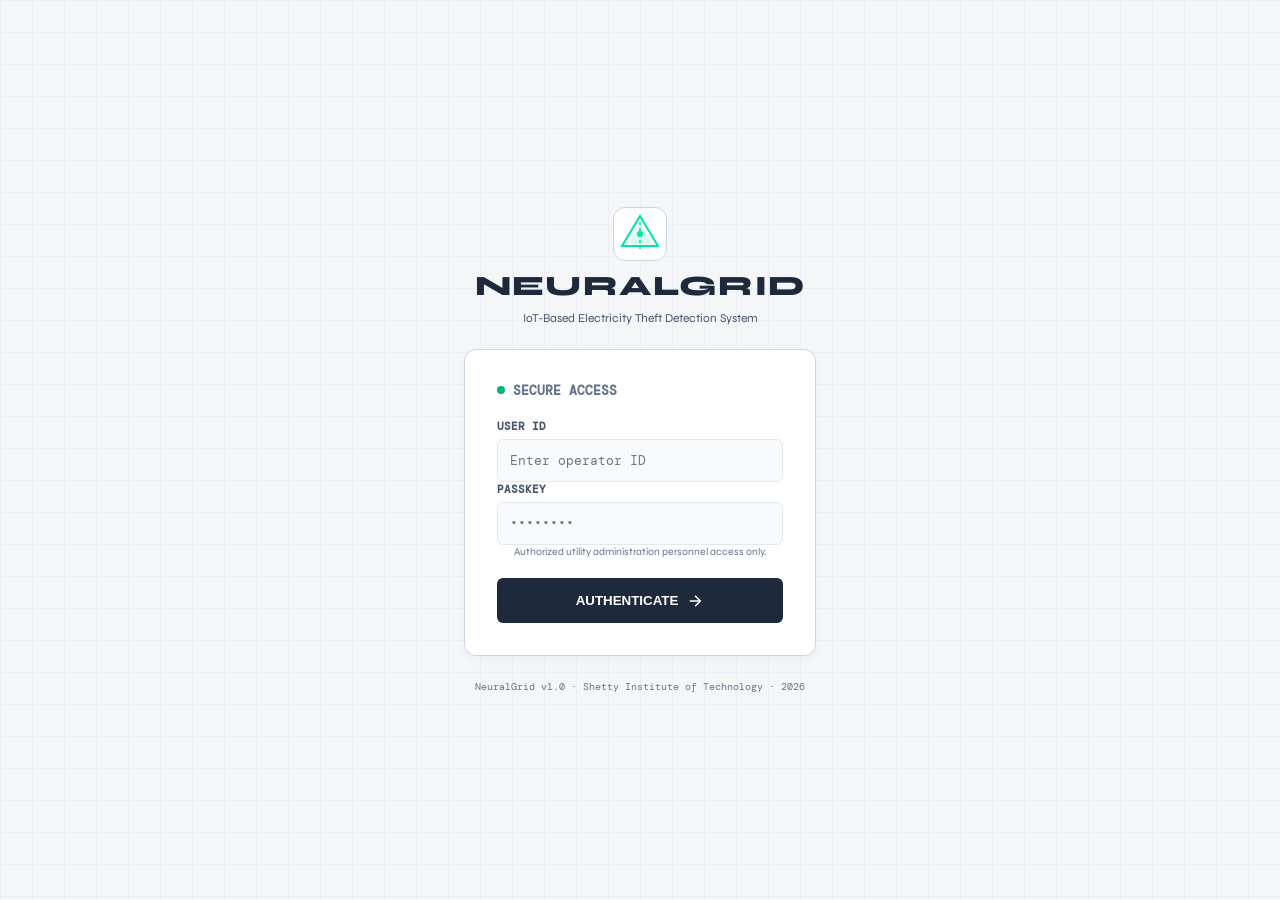
<file: index.html>
<!DOCTYPE html>
<html lang="en">
<head>
  <meta charset="UTF-8" />
  <meta name="viewport" content="width=device-width, initial-scale=1.0"/>
  <title>NeuralGrid — Login</title>
  <link rel="stylesheet" href="style.css" />
  <link href="https://fonts.googleapis.com/css2?family=Syne:wght@400;600;700;800&family=DM+Mono:wght@300;400;500&display=swap" rel="stylesheet"/>
</head>
<body class="login-page">
  <div class="grid-bg"></div>

  <div class="login-container">
    <div class="login-brand">
      <div class="brand-icon">
        <svg width="40" height="40" viewBox="0 0 40 40" fill="none">
          <polygon points="20,2 38,32 2,32" stroke="#00e5a0" stroke-width="2" fill="none"/>
          <polygon points="20,10 32,30 8,30" fill="#00e5a0" opacity="0.15"/>
          <line x1="20" y1="2" x2="20" y2="38" stroke="#00e5a0" stroke-width="1.5" stroke-dasharray="3,3"/>
          <circle cx="20" cy="20" r="3" fill="#00e5a0"/>
        </svg>
      </div>
      <h1 class="brand-name">NEURALGRID</h1>
      <p class="brand-sub">IoT-Based Electricity Theft Detection System</p>
    </div>

    <div class="login-card">
      <div class="login-card-header">
        <span class="status-dot"></span>
        <span class="mono">SECURE ACCESS</span>
      </div>

      <div class="login-fields">
        <div class="field-group">
          <label class="mono">USER ID</label>
          <input type="text" id="username" placeholder="Enter operator ID" autocomplete="off"/>
        </div>
        <div class="field-group">
          <label class="mono">PASSKEY</label>
          <input type="password" id="password" placeholder="••••••••"/>
        </div>
        <div class="login-hint" style="color: var(--muted); font-size: 0.65rem;">
          Authorized utility administration personnel access only.
        </div>
      </div>

      <button class="login-btn" onclick="handleLogin()">
        <span>AUTHENTICATE</span>
        <svg width="18" height="18" viewBox="0 0 24 24" fill="none" stroke="currentColor" stroke-width="2">
          <line x1="5" y1="12" x2="19" y2="12"/>
          <polyline points="12,5 19,12 12,19"/>
        </svg>
      </button>

      <div class="login-error mono" id="loginError">⚠ Invalid credentials</div>
    </div>

    <p class="login-footer mono">NeuralGrid v1.0 · Shetty Institute of Technology · 2026</p>
  </div>

  <script src="app.js"></script>
</body>
</html>
</file>
<file: style.css>
/* ===== NEURALGRID — PROFESSIONAL UTILITY STYLE SYSTEM ===== */

:root, [data-theme="light"] {
  --bg: #f4f6f8;
  --surface: #ffffff;
  --surface-2: #f8fafc;
  --border: #e2e8f0;
  --border-bright: #cbd5e1;
  --accent: #00b37e;
  --accent-dim: rgba(0, 179, 126, 0.06);
  --accent-glow: rgba(0, 179, 126, 0.15);
  --danger: #df2233;
  --danger-dim: rgba(223, 34, 51, 0.06);
  --warning: #d97706;
  --muted: #64748b;
  --text: #1e293b;
  --text-dim: #475569;
  --sidebar-w: 240px;
}

[data-theme="dark"] {
  --bg: #0b0f12;
  --surface: #12181d;
  --surface-2: #1a2229;
  --border: #232d37;
  --border-bright: #2f3d4a;
  --accent: #00e5a0;
  --accent-dim: rgba(0, 229, 160, 0.08);
  --accent-glow: rgba(0, 229, 160, 0.25);
  --danger: #ff4757;
  --danger-dim: rgba(255, 71, 87, 0.1);
  --warning: #ffa502;
  --muted: #4e6172;
  --text: #e2e8f0;
  --text-dim: #94a3b8;
}

*, *::before, *::after { 
  box-sizing: border-box; 
  margin: 0; 
  padding: 0; 
}

body {
  background: var(--bg);
  color: var(--text);
  font-family: 'Syne', sans-serif;
  min-height: 100vh;
  overflow-x: hidden;
  transition: background 0.3s, color 0.3s;
}

.mono { font-family: 'DM Mono', monospace; font-size: 0.8rem; }

/* === GRID BACKGROUND === */
.grid-bg {
  position: fixed;
  inset: 0;
  pointer-events: none;
  z-index: 0;
  background-image:
    linear-gradient(var(--border) 1px, transparent 1px),
    linear-gradient(90deg, var(--border) 1px, transparent 1px);
  background-size: 32px 32px;
  opacity: 0.4;
}

/* ===== LOGIN PAGE ===== */
.login-page {
  display: flex;
  align-items: center;
  justify-content: center;
  min-height: 100vh;
}

.login-container {
  position: relative;
  z-index: 1;
  display: flex;
  flex-direction: column;
  gap: 1.5rem;
  width: 100%;
  max-width: 400px;
  padding: 1.5rem;
}

.login-brand {
  text-align: center;
  display: flex;
  flex-direction: column;
  align-items: center;
  gap: 0.5rem;
}

.brand-icon {
  width: 54px; height: 54px;
  display: flex; align-items: center; justify-content: center;
  background: var(--surface);
  border: 1px solid var(--border-bright);
  border-radius: 12px;
}

.brand-name {
  font-size: 1.75rem;
  font-weight: 800;
  letter-spacing: 0.05em;
}

.brand-sub {
  font-size: 0.75rem;
  color: var(--text-dim);
}

.login-card {
  background: var(--surface);
  border: 1px solid var(--border-bright);
  border-radius: 12px;
  padding: 2rem;
  display: flex;
  flex-direction: column;
  gap: 1.25rem;
  box-shadow: 0 4px 12px rgba(0,0,0,0.03);
}

.login-card-header {
  display: flex;
  align-items: center;
  gap: 0.5rem;
  font-size: 0.7rem;
  color: var(--muted);
  font-weight: bold;
}

.status-dot {
  width: 8px; height: 8px;
  background: var(--accent);
  border-radius: 50%;
}

.field-group { display: flex; flex-direction: column; gap: 0.4rem; }
.field-group label { font-size: 0.7rem; font-weight: 600; color: var(--text-dim); }
.field-group input {
  background: var(--surface-2);
  border: 1px solid var(--border);
  border-radius: 6px;
  padding: 0.75rem;
  color: var(--text);
  font-family: 'DM Mono', monospace;
  outline: none;
}
.field-group input:focus { border-color: var(--accent); }

.login-hint { font-size: 0.7rem; color: var(--muted); text-align: center; }
.login-hint span { color: var(--text); font-weight: bold; }

.login-btn {
  display: flex; align-items: center; justify-content: center; gap: 0.5rem;
  padding: 0.85rem;
  background: var(--text);
  color: var(--surface);
  border: none;
  border-radius: 6px;
  font-weight: 700;
  cursor: pointer;
}

.login-error { font-size: 0.75rem; color: var(--danger); text-align: center; display: none; }
.login-footer { font-size: 0.65rem; color: var(--muted); text-align: center; }

/* ===== APPLICATION STRUCTURAL LAYOUT ===== */
.dashboard-page { display: flex; min-height: 100vh; }

.sidebar {
  position: fixed; top: 0; left: 0; width: var(--sidebar-w); height: 100vh;
  background: var(--surface);
  border-right: 1px solid var(--border);
  display: flex; flex-direction: column; z-index: 100;
  padding: 1.5rem 1rem;
}

.sidebar-brand {
  display: flex; align-items: center; gap: 0.5rem;
  padding-bottom: 1.25rem; border-bottom: 1px solid var(--border);
  margin-bottom: 1.25rem;
}

.sidebar-nav { display: flex; flex-direction: column; gap: 0.25rem; flex: 1; }
.nav-item {
  display: flex; align-items: center; gap: 0.75rem;
  padding: 0.65rem 0.75rem; border-radius: 6px;
  color: var(--text-dim); font-size: 0.85rem; font-weight: 600;
  text-decoration: none; cursor: pointer;
}
.nav-item:hover, .nav-item.active {
  background: var(--surface-2);
  color: var(--text);
}
.nav-item.active {
  border-left: 3px solid var(--accent);
  border-radius: 0 6px 6px 0;
  background: var(--accent-dim);
}

/* Theme Toggle Control inside Sidebar */
.theme-toggle-wrap {
  padding: 0.5rem;
  margin-bottom: 0.5rem;
  border-top: 1px dashed var(--border);
  padding-top: 0.75rem;
}
.theme-btn {
  width: 100%;
  display: flex; align-items: center; justify-content: center; gap: 0.5rem;
  padding: 0.5rem; background: var(--surface-2); color: var(--text-dim);
  border: 1px solid var(--border); border-radius: 6px;
  font-family: 'DM Mono', monospace; font-size: 0.7rem; cursor: pointer;
}
.theme-btn:hover { color: var(--text); background: var(--border); }

.sidebar-footer {
  display: flex; align-items: center; gap: 0.5rem;
  padding-top: 1rem; border-top: 1px solid var(--border);
}
.operator-badge { display: flex; align-items: center; gap: 0.5rem; flex: 1; }
.op-avatar {
  width: 28px; height: 28px; background: var(--border);
  border-radius: 50%; display: flex; align-items: center; justify-content: center;
  font-size: 0.75rem; font-weight: 700;
}
.op-info { display: flex; flex-direction: column; }
.op-name { font-size: 0.75rem; font-weight: 600; }
.op-role { font-size: 0.6rem; color: var(--muted); }

.logout-btn {
  background: none; border: 1px solid var(--border); color: var(--muted);
  padding: 0.35rem; border-radius: 4px; cursor: pointer;
}
.logout-btn:hover { color: var(--danger); border-color: var(--danger); }

/* MAIN CONTENT */
.main-content {
  margin-left: var(--sidebar-w); flex: 1;
  padding: 1.5rem 2rem; position: relative; z-index: 1;
  display: flex; flex-direction: column; gap: 1.25rem;
}
.content-section { display: none; flex-direction: column; gap: 1.25rem; }
.content-section.active-section { display: flex; }

/* HEADERS */
.dash-header { display: flex; align-items: center; justify-content: space-between; flex-wrap: wrap; gap: 1rem; }
.header-left { display: flex; align-items: center; gap: 0.75rem; }
.page-title { font-size: 1.35rem; font-weight: 800; }
.live-tag {
  display: flex; align-items: center; gap: 0.35rem; font-size: 0.65rem; color: var(--accent);
  background: var(--accent-dim); border: 1px solid var(--border-bright);
  padding: 0.25rem 0.5rem; border-radius: 4px; font-weight: bold;
}
.pulse-dot { width: 6px; height: 6px; background: var(--accent); border-radius: 50%; }
.header-right { display: flex; align-items: center; gap: 1.25rem; }
.header-time { font-size: 0.8rem; color: var(--text-dim); }

.threshold-control { display: flex; align-items: center; gap: 0.5rem; font-size: 0.7rem; color: var(--text-dim); }
.threshold-control input[type=range] { -webkit-appearance: none; width: 90px; height: 4px; background: var(--border-bright); border-radius: 2px; }
.threshold-control input[type=range]::-webkit-slider-thumb { -webkit-appearance: none; width: 12px; height: 12px; background: var(--text); border-radius: 50%; cursor: pointer; }

/* INTERACTIVE COMPONENT CARD STYLES */
.alert-banner {
  display: none; align-items: center; gap: 1rem; padding: 0.85rem 1.25rem;
  background: var(--danger-dim); border: 1px solid var(--danger); border-radius: 8px;
}
.alert-banner.show { display: flex; }
.alert-text { flex: 1; }
.alert-text strong { display: block; color: var(--danger); font-size: 0.8rem; }
.alert-text span { font-size: 0.75rem; color: var(--text-dim); }

.stat-grid { display: grid; grid-template-columns: repeat(4, 1fr); gap: 1rem; }
@media(max-width: 1024px) { .stat-grid { grid-template-columns: repeat(2, 1fr); } }
@media(max-width: 640px) { .stat-grid { grid-template-columns: 1fr; } }

.stat-card {
  background: var(--surface); border: 1px solid var(--border); border-radius: 8px;
  padding: 1.25rem; display: flex; flex-direction: column; gap: 0.25rem;
}
.stat-label { font-size: 0.65rem; color: var(--muted); font-weight: bold; letter-spacing: 0.05em; }
.stat-value { font-size: 1.75rem; font-weight: 700; }
.stat-value span { font-size: 0.85rem; color: var(--muted); margin-left: 0.2rem; }
.stat-sub { font-size: 0.65rem; color: var(--text-dim); }
.highlight-card { border-top: 3px solid var(--accent); }
.highlight-card.danger { border-top-color: var(--danger); background: var(--danger-dim); }

.chart-panel { background: var(--surface); border: 1px solid var(--border); border-radius: 8px; padding: 1.25rem; }
.panel-header { display: flex; justify-content: space-between; align-items: center; font-size: 0.85rem; font-weight: 700; margin-bottom: 0.75rem; padding-bottom: 0.5rem; border-bottom: 1px solid var(--border); }
.chart-wrap { height: 220px; position: relative; }

/* DATA LOG TABLES */
.two-col-grid { display: grid; grid-template-columns: 1fr 1fr; gap: 1.25rem; }
@media(max-width: 768px) { .two-col-grid { grid-template-columns: 1fr; } }

.incident-table { display: flex; flex-direction: column; gap: 0.25rem; }
.table-row { display: grid; grid-template-columns: 1.2fr 1.8fr 1fr 1fr; gap: 0.5rem; padding: 0.5rem; border-radius: 4px; font-size: 0.75rem; align-items: center; }
.table-row:nth-child(even) { background: var(--surface-2); }
.table-head { color: var(--muted); font-weight: bold; border-bottom: 1px solid var(--border); }
.danger-text { color: var(--danger); font-weight: bold; }
.safe-text { color: var(--accent); font-weight: bold; }

.badge-danger { font-size: 0.6rem; background: var(--danger-dim); color: var(--danger); border: 1px solid var(--danger); padding: 0.15rem 0.35rem; border-radius: 4px; font-weight: bold; }
.badge-safe { font-size: 0.6rem; background: var(--accent-dim); color: var(--accent); border: 1px solid var(--accent); padding: 0.15rem 0.35rem; border-radius: 4px; font-weight: bold; }

/* GEOGRAPHIC ALERTS DESK PANELS */
.alert-card {
  background: var(--surface);
  border: 1px solid var(--border);
  border-radius: 6px;
  transition: transform 0.2s, box-shadow 0.2s;
}
[data-theme="dark"] .alert-card {
  background: var(--surface-2) !important;
  color: var(--text) !important;
}
[data-theme="dark"] .alert-card.critical {
  background: rgba(255, 71, 87, 0.04) !important;
  border-left-color: var(--danger) !important;
}
[data-theme="dark"] .alert-card strong, 
[data-theme="dark"] .alert-card p strong {
  color: var(--text) !important;
}
[data-theme="dark"] .alert-card div[style*="color: #333"] {
  color: var(--text-dim) !important;
}

/* CONFIGURATION & MOCK PANELS */
.config-container { display: grid; grid-template-columns: 1fr 1.5fr; gap: 1.5rem; }
@media(max-width: 768px) { .config-container { grid-template-columns: 1fr; } }

.config-form { display: flex; flex-direction: column; gap: 1rem; }
.form-group { display: flex; flex-direction: column; gap: 0.35rem; }
.form-group label { font-size: 0.7rem; font-weight: 700; color: var(--text-dim); }
.form-group input, .form-group select {
  padding: 0.65rem; background: var(--surface-2); border: 1px solid var(--border);
  color: var(--text); font-family: 'DM Mono', monospace; font-size: 0.8rem; border-radius: 4px; outline: none;
}
.config-btn {
  padding: 0.75rem; background: var(--accent); color: #fff; border: none; font-weight: 700; border-radius: 4px; cursor: pointer;
  transition: background 0.2s;
}
.config-btn:hover {
  filter: brightness(1.1);
}

.terminal-box {
  background: #090d10; color: #a1b0bd; font-family: 'DM Mono', monospace; padding: 1rem; border-radius: 6px; font-size: 0.75rem;
  height: 280px; overflow-y: auto; border: 1px solid #1e293b; line-height: 1.4;
}
.term-ln { margin-bottom: 0.25rem; }
.term-success { color: #00e5a0; }
.term-warn { color: #ffa502; }

/* DIAGRAM MODULES */
.flow-diagram { display: flex; align-items: center; gap: 0.5rem; flex-wrap: wrap; padding: 0.5rem 0; }
.flow-node { display: flex; flex-direction: column; align-items: center; gap: 0.25rem; background: var(--surface-2); border: 1px solid var(--border-bright); border-radius: 6px; padding: 0.5rem 0.75rem; min-width: 100px; text-align: center; }
.flow-node.active-node { border-color: var(--accent); background: var(--accent-dim); }
.flow-icon { font-size: 1.1rem; }
.flow-label { font-size: 0.65rem; font-weight: bold; color: var(--text); }
.flow-sub { font-size: 0.6rem; color: var(--muted); }
.flow-arrow { color: var(--accent); font-weight: bold; }

.toast {
  position: fixed; bottom: 1.5rem; right: 1.5rem; background: var(--text); color: var(--surface);
  padding: 0.65rem 1.25rem; border-radius: 6px; font-family: 'DM Mono', monospace; font-size: 0.75rem;
  opacity: 0; transform: translateY(10px); transition: opacity 0.2s, transform 0.2s; pointer-events: none; z-index: 999;
}
.toast.show { opacity: 1; transform: translateY(0); }
</file>
